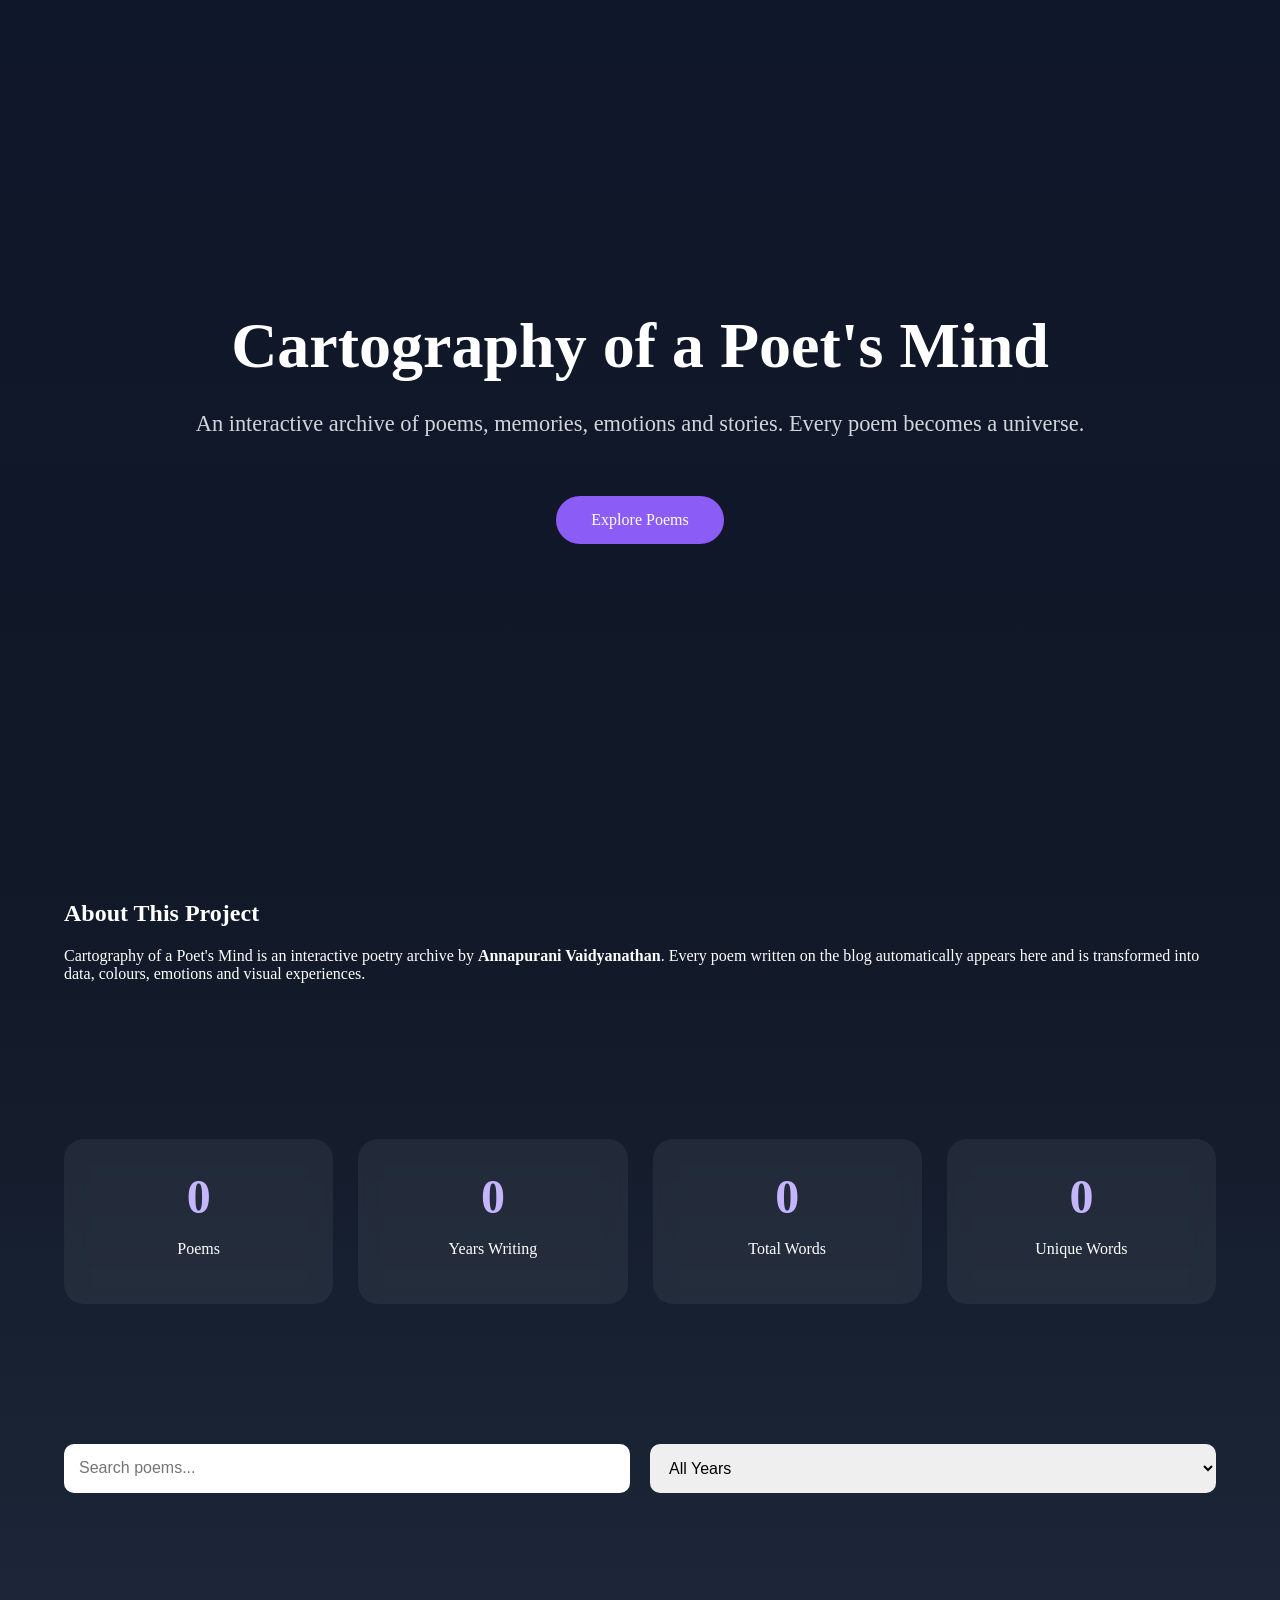
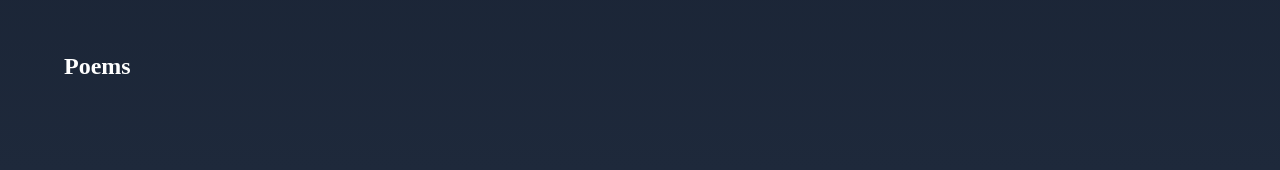
<file: index.html>
<!DOCTYPE html>
<html>
<head>
    <title>Cartography of a Poet's Mind</title>
    <meta charset="UTF-8">
    <meta name="viewport" content="width=device-width, initial-scale=1">

    <link rel="stylesheet" href="style.css">
</head>

<body>

<div class="hero">

    <div class="hero-content">

        <h1>Cartography of a Poet's Mind</h1>

        <p class="tagline">
            An interactive archive of poems, memories, emotions and stories.
            Every poem becomes a universe.
        </p>

        <a href="#poem-section" class="button">
            Explore Poems
        </a>

    </div>

</div>

<section class="about">

    <h2>About This Project</h2>

    <p>
        Cartography of a Poet's Mind is an interactive poetry archive by
        <strong>Annapurani Vaidyanathan</strong>.

        Every poem written on the blog automatically appears here and is
        transformed into data, colours, emotions and visual experiences.
    </p>

</section>

<section class="stats">

    <div class="stat-card">
        <h3 id="total-poems">0</h3>
        <p>Poems</p>
    </div>

    <div class="stat-card">
        <h3 id="years-writing">0</h3>
        <p>Years Writing</p>
    </div>

    <div class="stat-card">
        <h3 id="total-words">0</h3>
        <p>Total Words</p>
    </div>

    <div class="stat-card">
        <h3 id="unique-words">0</h3>
        <p>Unique Words</p>
    </div>

</section>

<section class="filters">

    <input
        type="text"
        id="search"
        placeholder="Search poems..."
    >

    <select id="year-filter">
        <option value="all">
            All Years
        </option>
    </select>

</section>

<section id="poem-section">

    <h2>Poems</h2>

    <div id="poems"></div>

</section>

<script src="app.js"></script>

</body>
</html>
</file>
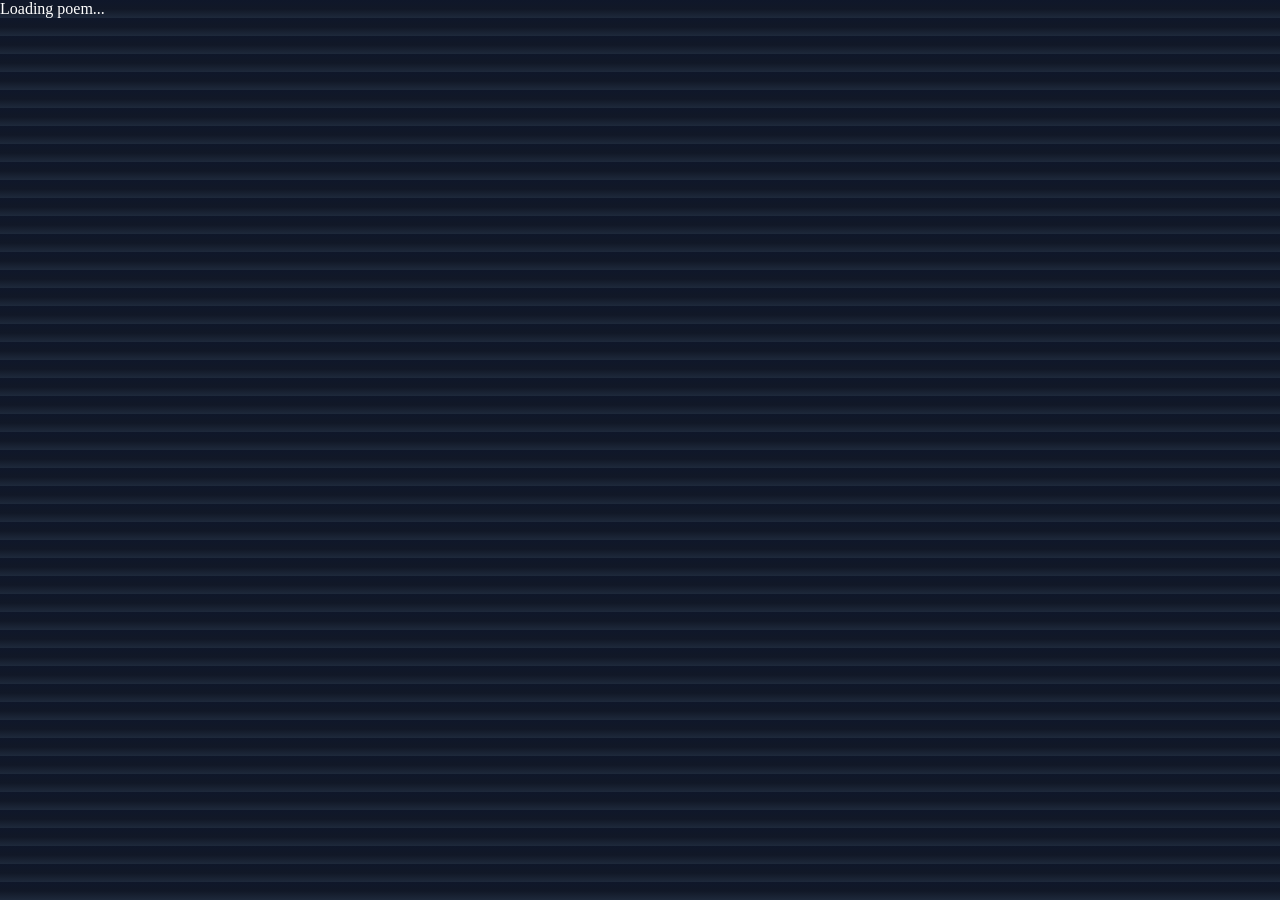
<file: poem.html>
<!DOCTYPE html>
<html>
<head>
    <title>Poem</title>
    <link rel="stylesheet" href="style.css">
</head>
<body>

<div id="poem-container">
    Loading poem...
</div>

<script src="poem.js"></script>

</body>
</html>
</file>
<file: style.css>
*{
    box-sizing:border-box;
}

html{
    scroll-behavior:smooth;
}

body{
    margin:0;
    font-family:Georgia, serif;
    background:
        linear-gradient(
            180deg,
            #0f172a,
            #111827,
            #1e293b
        );
    color:white;
}

/* HERO */

.hero{
    min-height:90vh;
    display:flex;
    align-items:center;
    justify-content:center;
    text-align:center;
    padding:40px;
}

.hero-content{
    max-width:900px;
}

.hero h1{
    font-size:4rem;
    margin-bottom:20px;
}

.tagline{
    font-size:1.4rem;
    color:#d1d5db;
    line-height:1.7;
}

.button{
    display:inline-block;
    margin-top:30px;
    padding:15px 35px;
    background:#8b5cf6;
    color:white;
    text-decoration:none;
    border-radius:50px;
    transition:.3s;
}

.button:hover{
    background:#7c3aed;
}

/* SECTIONS */

.about,
.filters,
.stats,
#poem-section{
    width:90%;
    max-width:1200px;
    margin:auto;
    padding:70px 0;
}

/* STATS */

.stats{
    display:grid;
    grid-template-columns:
        repeat(auto-fit,minmax(200px,1fr));
    gap:25px;
}

.stat-card{
    background:
        rgba(255,255,255,0.06);

    border-radius:20px;
    padding:30px;
    text-align:center;

    backdrop-filter:blur(10px);
}

.stat-card h3{
    font-size:3rem;
    margin:0;
    color:#c4b5fd;
}

/* FILTERS */

.filters{
    display:flex;
    gap:20px;
    flex-wrap:wrap;
}

.filters input,
.filters select{
    padding:15px;
    border:none;
    border-radius:10px;
    flex:1;
    font-size:1rem;
}

/* POEM GRID */

#poems{
    display:grid;
    grid-template-columns:
        repeat(auto-fit,minmax(300px,1fr));
    gap:30px;
}

.poem-card{
    background:
        rgba(255,255,255,0.05);

    border-radius:20px;
    padding:25px;
    cursor:pointer;
    transition:.3s;
}

.poem-card:hover{
    transform:translateY(-8px);
    background:
        rgba(255,255,255,0.08);
}

.poem-card h2{
    margin-top:0;
}

.poem-date{
    color:#9ca3af;
    margin-bottom:20px;
}

.poem-excerpt{
    color:#d1d5db;
    line-height:1.7;
}

@media(max-width:700px){

    .hero h1{
        font-size:2.5rem;
    }

    .tagline{
        font-size:1.1rem;
    }
}
</file>
